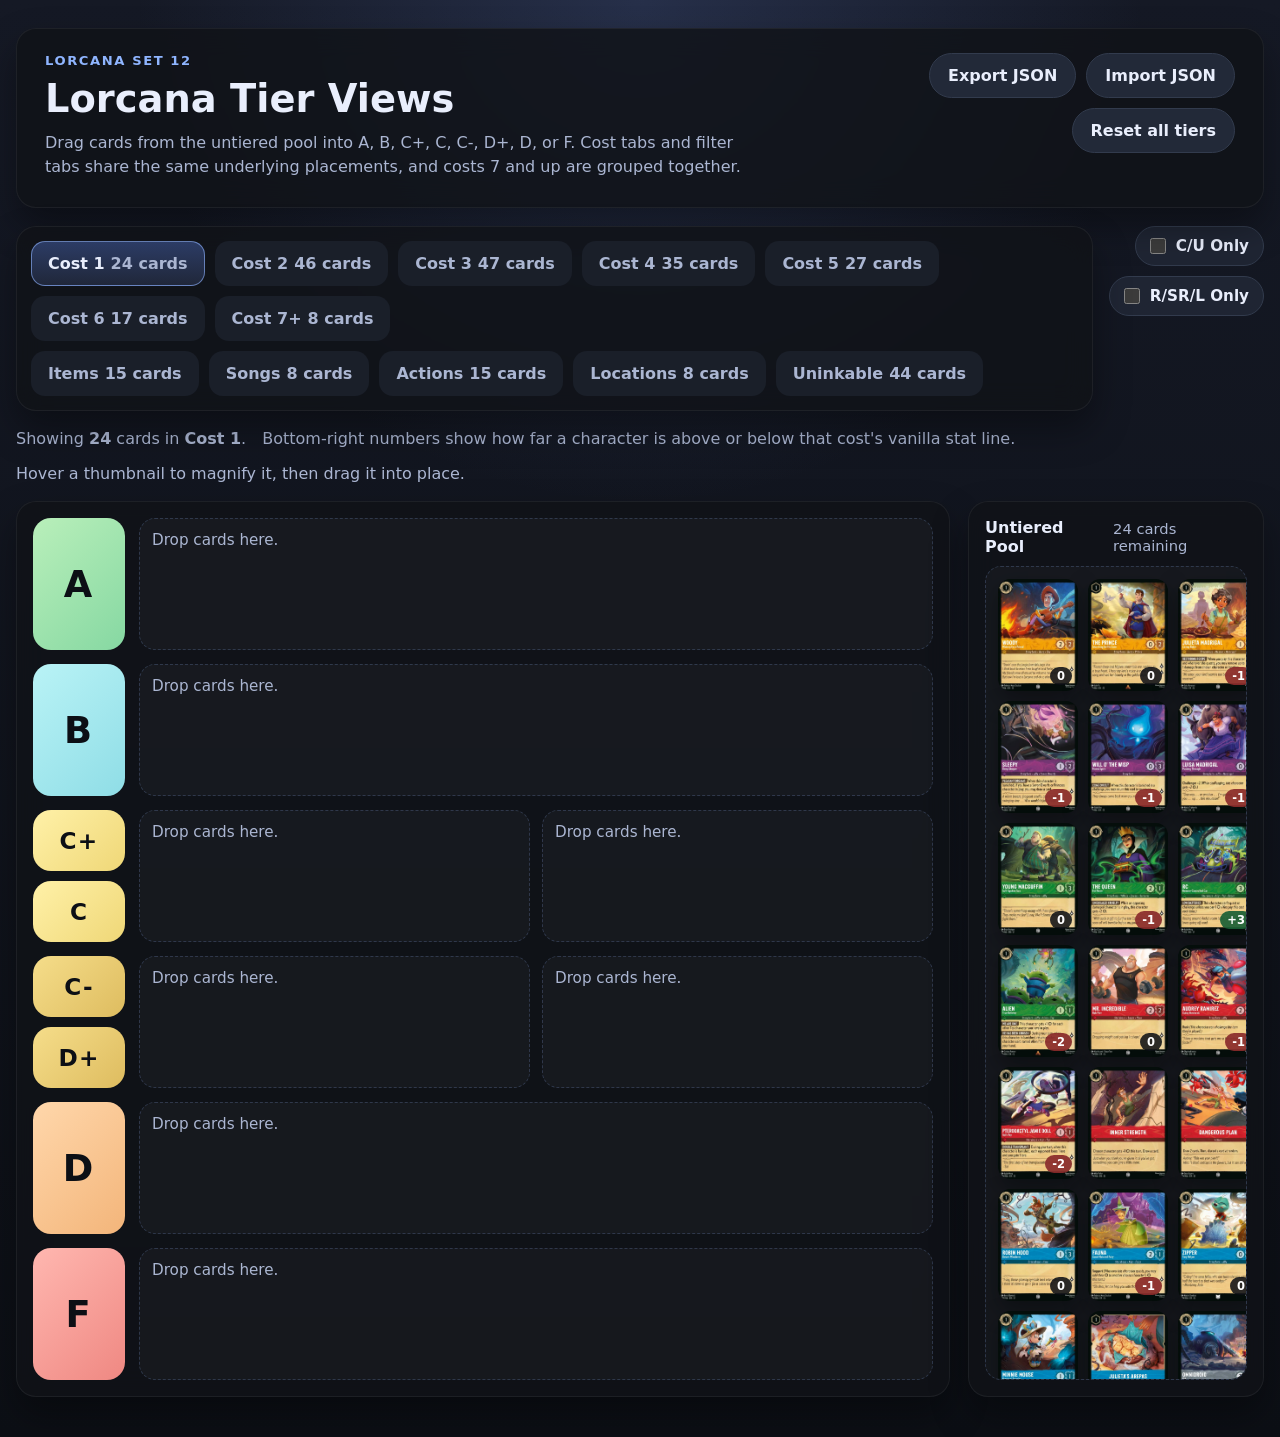
<file: public_html/tiersite/index.html>
<!doctype html>
<html lang="en">
  <head>
    <meta charset="utf-8">
    <meta name="viewport" content="width=device-width, initial-scale=1">
    <title>Lorcana Set 12 Tier List</title>
    <link rel="stylesheet" href="styles.css">
  </head>
  <body>
    <div class="page">
      <header class="hero">
        <div>
          <p class="eyebrow">Lorcana Set 12</p>
          <h1>Lorcana Tier Views</h1>
          <p class="subhead">
            Drag cards from the untiered pool into A, B, C+, C, C-, D+, D, or F. Cost tabs and filter tabs
            share the same underlying placements, and costs 7 and up are grouped together.
          </p>
        </div>
        <div class="hero-actions">
          <div class="action-row">
            <button id="export-json" class="secondary-button" type="button">Export JSON</button>
            <button id="import-json" class="secondary-button" type="button">Import JSON</button>
            <button id="reset-all" class="secondary-button" type="button">Reset all tiers</button>
          </div>
          <p id="status-message" class="status-message" aria-live="polite"></p>
          <input id="import-file" type="file" accept="application/json,.json" hidden>
        </div>
      </header>

      <section class="tabs-shell">
        <nav id="tabs" class="tabs" aria-label="Card tier views"></nav>
        <div class="tab-filters" aria-label="Rarity filters">
          <label class="filter-toggle" for="cu-only-toggle">
            <input id="cu-only-toggle" type="checkbox">
            <span>C/U Only</span>
          </label>
          <label class="filter-toggle" for="r-sr-l-only-toggle">
            <input id="r-sr-l-only-toggle" type="checkbox">
            <span>R/SR/L Only</span>
          </label>
        </div>
      </section>
      <main id="app" class="app-shell"></main>
    </div>

    <script src="cards.js"></script>
    <script src="app.js"></script>
  </body>
</html>
</file>
<file: public_html/tiersite/styles.css>
:root {
  color-scheme: dark;
  --bg: #111318;
  --panel: #1a1f29;
  --panel-alt: #222938;
  --panel-soft: #0f1218;
  --border: #323b4d;
  --text: #e9eefc;
  --muted: #abb6d2;
  --shadow: 0 18px 36px rgba(0, 0, 0, 0.35);
  --badge-s: linear-gradient(135deg, #b9efba, #86d8a2);
  --badge-a: linear-gradient(135deg, #b9f3f6, #8fdde6);
  --badge-b: linear-gradient(135deg, #ffd7ab, #f3b57a);
  --badge-c: linear-gradient(135deg, #fff1a8, #efd777);
  --badge-d: linear-gradient(135deg, #f5dd8a, #debc5f);
  --badge-f: linear-gradient(135deg, #ffb7b0, #ef8882);
}

* {
  box-sizing: border-box;
}

body {
  margin: 0;
  font-family: Inter, ui-sans-serif, system-ui, -apple-system, BlinkMacSystemFont, "Segoe UI", sans-serif;
  background:
    radial-gradient(circle at top, rgba(78, 99, 158, 0.3), transparent 32%),
    linear-gradient(180deg, #151925 0%, #0c0f15 100%);
  color: var(--text);
}

.page {
  width: min(1400px, calc(100vw - 32px));
  margin: 0 auto;
  padding: 28px 0 40px;
}

.hero,
.tabs,
.tier-board,
.pool-panel {
  background: rgba(17, 19, 24, 0.82);
  border: 1px solid rgba(255, 255, 255, 0.06);
  border-radius: 20px;
  box-shadow: var(--shadow);
  backdrop-filter: blur(14px);
}

.hero {
  display: flex;
  justify-content: space-between;
  gap: 24px;
  align-items: flex-start;
  padding: 24px 28px;
  margin-bottom: 18px;
}

.hero-actions {
  display: grid;
  gap: 10px;
  justify-items: end;
  min-width: 260px;
}

.action-row {
  display: flex;
  flex-wrap: wrap;
  justify-content: flex-end;
  gap: 10px;
}

.filter-toggle {
  display: inline-flex;
  align-items: center;
  gap: 10px;
  padding: 10px 14px;
  border: 1px solid var(--border);
  border-radius: 999px;
  background: rgba(34, 41, 56, 0.8);
  color: var(--text);
  font-size: 0.95rem;
  font-weight: 600;
  cursor: pointer;
}

.filter-toggle input {
  width: 16px;
  height: 16px;
  margin: 0;
  accent-color: #8fb5ff;
}

.filter-toggle:hover {
  background: #2b3344;
}

.eyebrow {
  margin: 0 0 8px;
  color: #8fb5ff;
  font-size: 0.82rem;
  font-weight: 700;
  letter-spacing: 0.12em;
  text-transform: uppercase;
}

h1 {
  margin: 0;
  font-size: clamp(2rem, 3vw, 3rem);
}

.subhead {
  max-width: 72ch;
  margin: 10px 0 0;
  color: var(--muted);
  line-height: 1.5;
}

.secondary-button {
  border: 1px solid var(--border);
  background: var(--panel-alt);
  color: var(--text);
  border-radius: 999px;
  padding: 12px 18px;
  font: inherit;
  font-weight: 600;
  cursor: pointer;
}

.secondary-button:hover {
  background: #2b3344;
}

.status-message {
  min-height: 1.25rem;
  margin: 0;
  color: var(--muted);
  font-size: 0.92rem;
  text-align: right;
}

.status-message.is-error {
  color: #ff9b9b;
}

.status-message.is-success {
  color: #8fe0a2;
}

.tabs-shell {
  display: grid;
  grid-template-columns: minmax(0, 1fr) auto;
  gap: 16px;
  align-items: start;
  margin-bottom: 18px;
}

.tabs {
  display: grid;
  gap: 10px;
  padding: 14px;
}

.tab-row {
  display: flex;
  flex-wrap: wrap;
  gap: 10px;
}

.tab-filters {
  display: grid;
  gap: 10px;
  justify-items: end;
  align-content: start;
}

.tab-button {
  border: 1px solid transparent;
  background: var(--panel);
  color: var(--muted);
  border-radius: 14px;
  padding: 12px 16px;
  font: inherit;
  font-weight: 700;
  cursor: pointer;
  transition: transform 120ms ease, border-color 120ms ease, background 120ms ease;
}

.tab-button:hover {
  transform: translateY(-1px);
  border-color: rgba(143, 181, 255, 0.4);
}

.tab-button.active {
  background: linear-gradient(180deg, #2c3c65, #20273a);
  color: var(--text);
  border-color: rgba(143, 181, 255, 0.6);
}

.tab-button span {
  color: var(--muted);
  margin-left: 6px;
  font-weight: 600;
}

@media (max-width: 900px) {
  .tabs-shell {
    grid-template-columns: 1fr;
  }

  .tab-filters {
    justify-items: start;
  }
}

.app-shell {
  display: grid;
  gap: 18px;
}

.board-layout {
  display: grid;
  grid-template-columns: minmax(0, 1fr) 296px;
  gap: 18px;
  align-items: start;
}

.tab-meta {
  display: flex;
  flex-wrap: wrap;
  gap: 16px;
  align-items: center;
  color: var(--muted);
}

.tier-board,
.pool-panel {
  padding: 16px;
}

.tier-board {
  display: grid;
  gap: 14px;
  align-content: start;
}

.pool-panel {
  display: flex;
  flex-direction: column;
  min-height: 0;
  overflow: hidden;
}

.pool-content {
  display: flex;
  flex-direction: column;
  gap: 10px;
  min-height: 0;
  flex: 1 1 auto;
}

.tier-row {
  display: grid;
  grid-template-columns: 92px minmax(0, 1fr);
  gap: 14px;
  align-items: stretch;
}

.tier-row-split {
  align-items: start;
}

.tier-badge-stack {
  display: grid;
  gap: 10px;
}

.tier-badge {
  display: grid;
  place-items: center;
  border-radius: 18px;
  font-size: 2.3rem;
  font-weight: 900;
  letter-spacing: 0.05em;
  color: #0c0f15;
  min-height: 116px;
}

.tier-badge[data-tier="A"] { background: var(--badge-s); }
.tier-badge[data-tier="B"] { background: var(--badge-a); }
.tier-badge[data-tier="C+"],
.tier-badge[data-tier="C"] { background: var(--badge-c); }
.tier-badge[data-tier="C-"],
.tier-badge[data-tier="D+"] { background: var(--badge-d); }
.tier-badge[data-tier="D"] { background: var(--badge-b); }
.tier-badge[data-tier="F"] { background: var(--badge-f); }

.tier-badge-split {
  min-height: 61px;
  font-size: 1.45rem;
}

.pool-header {
  display: flex;
  justify-content: space-between;
  align-items: center;
  gap: 12px;
}

.pool-title {
  font-weight: 700;
}

.pool-note {
  color: var(--muted);
  font-size: 0.92rem;
}

.card-track {
  min-height: 132px;
  display: flex;
  flex-wrap: wrap;
  align-items: flex-start;
  align-content: flex-start;
  gap: 10px;
  padding: 12px;
  background: rgba(255, 255, 255, 0.03);
  border: 1px dashed rgba(143, 181, 255, 0.2);
  border-radius: 16px;
  overflow: visible;
}

.split-track-group {
  display: grid;
  grid-template-columns: minmax(0, 1fr) minmax(0, 1fr);
  gap: 12px;
}

.split-card-track {
  min-height: 132px;
}

.pool-track {
  display: grid;
  grid-template-columns: repeat(3, 80px);
  grid-auto-rows: 112px;
  align-items: start;
  align-content: start;
  justify-content: start;
  overflow-x: hidden;
  overflow-y: auto;
  flex: 1 1 auto;
  min-height: 0;
}

.card-track.drag-target {
  border-color: rgba(143, 181, 255, 0.7);
  background: rgba(143, 181, 255, 0.08);
}

.card {
  position: relative;
  flex: 0 0 auto;
  width: 80px;
  overflow: visible;
  cursor: grab;
  user-select: none;
}

.card img {
  display: block;
  width: 80px;
  height: 112px;
  object-fit: cover;
  border-radius: 12px;
  box-shadow: 0 10px 24px rgba(0, 0, 0, 0.35);
  transition: box-shadow 140ms ease, opacity 120ms ease;
}

body.is-dragging .card img,
.card.dragging img {
  box-shadow: 0 10px 24px rgba(0, 0, 0, 0.35);
}

.card.dragging {
  opacity: 0.4;
  cursor: grabbing;
}

.card-delta {
  position: absolute;
  right: 6px;
  bottom: 6px;
  border-radius: 999px;
  background: rgba(12, 15, 21, 0.86);
  color: white;
  font-size: 0.72rem;
  font-weight: 700;
  padding: 2px 7px;
  pointer-events: none;
}

.card-delta.is-positive {
  background: rgba(26, 96, 53, 0.92);
}

.card-delta.is-negative {
  background: rgba(138, 43, 43, 0.92);
}

.card-delta.is-neutral {
  background: rgba(12, 15, 21, 0.86);
}

.empty-state {
  color: var(--muted);
  font-size: 0.95rem;
}

.pool-track .empty-state {
  grid-column: 1 / -1;
}

.hover-preview {
  position: fixed;
  top: 0;
  left: 0;
  width: 320px;
  height: 448px;
  z-index: 9999;
  pointer-events: none;
  opacity: 0;
  transform: translate3d(0, 0, 0) scale(0.98);
  transition: opacity 100ms ease, transform 100ms ease;
}

.hover-preview.visible {
  opacity: 1;
  transform: translate3d(0, 0, 0) scale(1);
}

.hover-preview img {
  display: block;
  width: 100%;
  height: 100%;
  object-fit: cover;
  border-radius: 18px;
  box-shadow: 0 24px 48px rgba(0, 0, 0, 0.55);
  border: 1px solid rgba(255, 255, 255, 0.18);
}

.hover-preview.is-location {
  width: 448px;
  height: 320px;
}

.hover-preview.is-location img {
  width: 320px;
  height: 448px;
  position: absolute;
  top: 50%;
  left: 50%;
  transform: translate(-50%, -50%) rotate(90deg);
}

@media (max-width: 900px) {
  .hero,
  .tab-meta {
    flex-direction: column;
    align-items: stretch;
  }

  .hero-actions,
  .action-row,
  .status-message {
    justify-items: stretch;
    justify-content: flex-start;
    text-align: left;
  }

  .board-layout {
    grid-template-columns: 1fr;
  }

  .tier-row {
    grid-template-columns: 1fr;
  }

  .tier-badge {
    min-height: 72px;
  }
}
</file>
